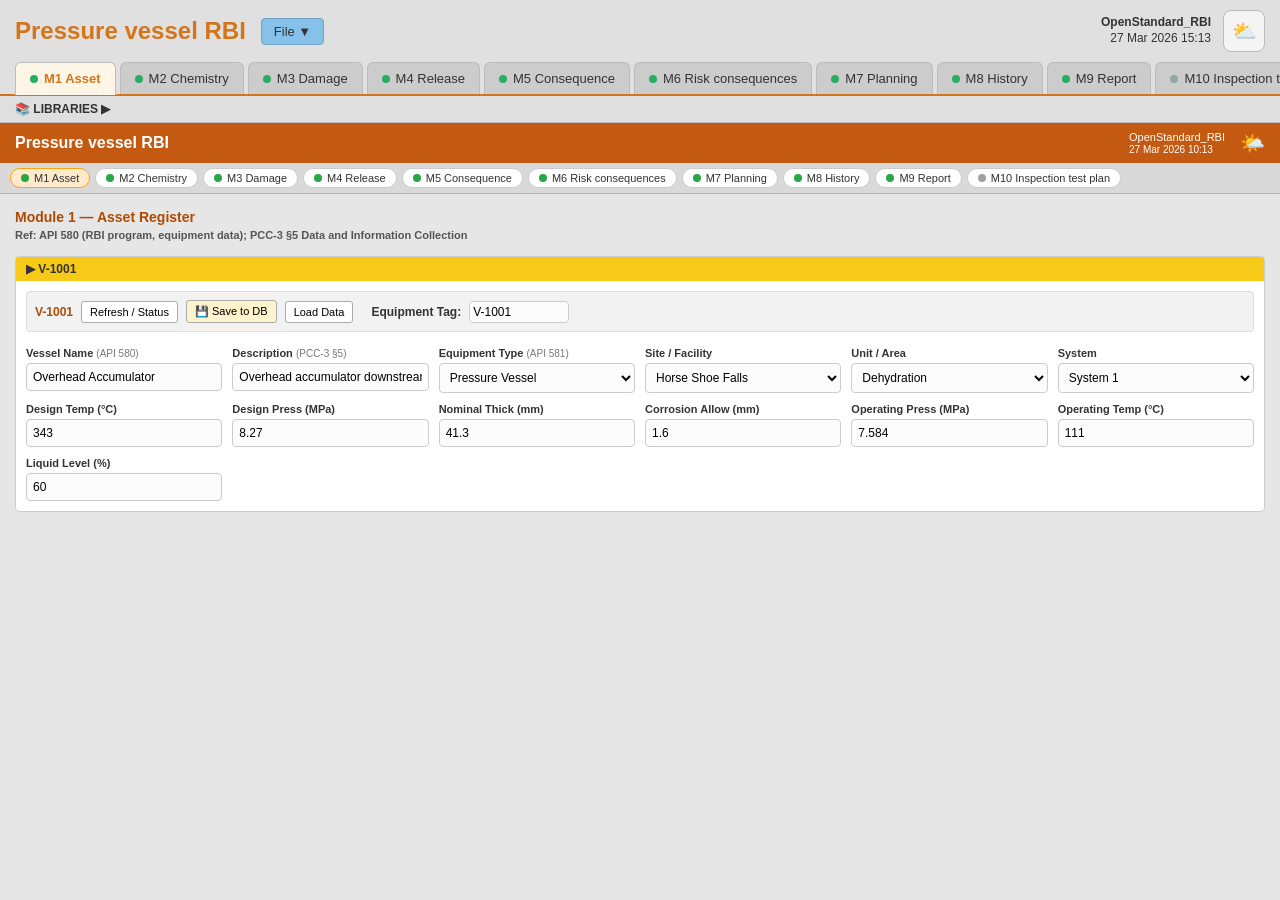
<file: index.html>
<!DOCTYPE html>
<html lang="en">
<head>
  <meta charset="UTF-8">
  <meta name="viewport" content="width=device-width, initial-scale=1.0">
  <title>RBI Navigation Bar</title>
  <style>
    /* Global canvas setup */
    * {
      box-sizing: border-box;
      margin: 0;
      padding: 0;
      font-family: 'Segoe UI', Tahoma, Geneva, Verdana, sans-serif;
    }

    body {
      background-color: #e0e0e0;
      padding-top: 10px;
      height: 100vh;
      display: flex;
      flex-direction: column;
    }

    /* 1. Brand Top Bar */
    .brand-bar {
      display: flex;
      justify-content: space-between;
      align-items: center;
      padding: 0 15px 10px 15px;
    }

    .brand-left {
      display: flex;
      align-items: center;
      gap: 15px;
    }

    .brand-title {
      color: #d47519;
      font-size: 24px;
      font-weight: bold;
    }

    .btn-file {
      background: #85c1e9;
      color: #333;
      border: 1px solid #70a1c5;
      border-radius: 4px;
      padding: 5px 12px;
      font-size: 13px;
      cursor: pointer;
    }

    .brand-right {
      display: flex;
      align-items: center;
      gap: 12px;
      font-size: 12px;
      color: #333;
    }

    .brand-right-text {
      text-align: right;
      line-height: 1.3;
    }

    .weather-box {
      background: #f4f4f4;
      border: 1px solid #bcbcbc;
      border-radius: 8px;
      width: 42px;
      height: 42px;
      display: flex;
      align-items: center;
      justify-content: center;
      font-size: 20px;
    }

    /* 2. Navigation Tab Container */
    .nav-tabs {
      display: flex;
      background-color: #e0e0e0;
      padding: 0 15px;
      gap: 4px;
      border-bottom: 2px solid #d47519;
    }

    .tab {
      display: flex;
      align-items: center;
      gap: 6px;
      padding: 8px 14px;
      background: #cccccc;
      border: 1px solid #bcbcbc;
      border-bottom: none;
      border-top-left-radius: 6px;
      border-top-right-radius: 6px;
      font-size: 13px;
      color: #333;
      cursor: pointer;
      white-space: nowrap;
      text-decoration: none;
    }

    .tab:hover {
      background: #dcdcdc;
    }

    .tab.active {
      background: #fdf6e7;
      color: #d47519;
      font-weight: bold;
      border-bottom: 1px solid #fdf6e7;
      margin-bottom: -1px;
      z-index: 2;
    }

    .dot {
      width: 8px;
      height: 8px;
      border-radius: 50%;
      display: inline-block;
    }

    .dot-green { background-color: #27ae60; }
    .dot-gray { background-color: #95a5a6; }

    /* 3. Sub-library Bar */
    .library-bar {
      background: #dfdfdf;
      padding: 6px 15px;
      font-size: 12px;
      font-weight: bold;
      color: #333;
      display: flex;
      align-items: center;
      gap: 5px;
      border-bottom: 1px solid #bcbcbc;
    }

    /* 4. Dashboard Viewport Container (Loaded internally) */
    .workspace-viewport {
      flex: 1;
      border: none;
      background: #fff;
    }
  </style>
</head>
<body>

  <div class="brand-bar">
    <div class="brand-left">
      <div class="brand-title">Pressure vessel RBI</div>
      <button class="btn-file">File ▼</button>
    </div>
    
    <div class="brand-right">
      <div class="brand-right-text">
        <span style="font-weight: bold;">OpenStandard_RBI</span><br>
        27 Mar 2026 15:13
      </div>
      <div class="weather-box">⛅</div>
    </div>
  </div>

  <div class="nav-tabs" id="nav-tabs">
    <a href="m1_asset.html" class="tab active">
      <span class="dot dot-green"></span> M1 Asset
    </a>
    
    <a href="m2_chemistry.html" class="tab">
      <span class="dot dot-green"></span> M2 Chemistry
    </a>
    
    <a href="m3_damage.html" class="tab">
      <span class="dot dot-green"></span> M3 Damage
    </a>
    
    <a href="m4_release.html" class="tab">
      <span class="dot dot-green"></span> M4 Release
    </a>
    
    <a href="module5_consequence.html" class="tab">
      <span class="dot dot-green"></span> M5 Consequence
    </a>
    
    <a href="module6_risk.html" class="tab">
      <span class="dot dot-green"></span> M6 Risk consequences
    </a>
    
    <a href="m7_planning.html" class="tab">
      <span class="dot dot-green"></span> M7 Planning
    </a>
    
    <a href="m8_history.html" class="tab">
      <span class="dot dot-green"></span> M8 History
    </a>
    
    <a href="m9_report.html" class="tab">
      <span class="dot dot-green"></span> M9 Report
    </a>
    
    <a href="m10_inspectiontestplan.html" class="tab">
      <span class="dot dot-gray"></span> M10 Inspection test plan
    </a>
  </div>

  <div class="library-bar">
    📚 LIBRARIES ▶
  </div>

  <iframe id="viewport" class="workspace-viewport" src="m1_asset.html"></iframe>

  <script src="index.js"></script>
</body>
</html>
</file>
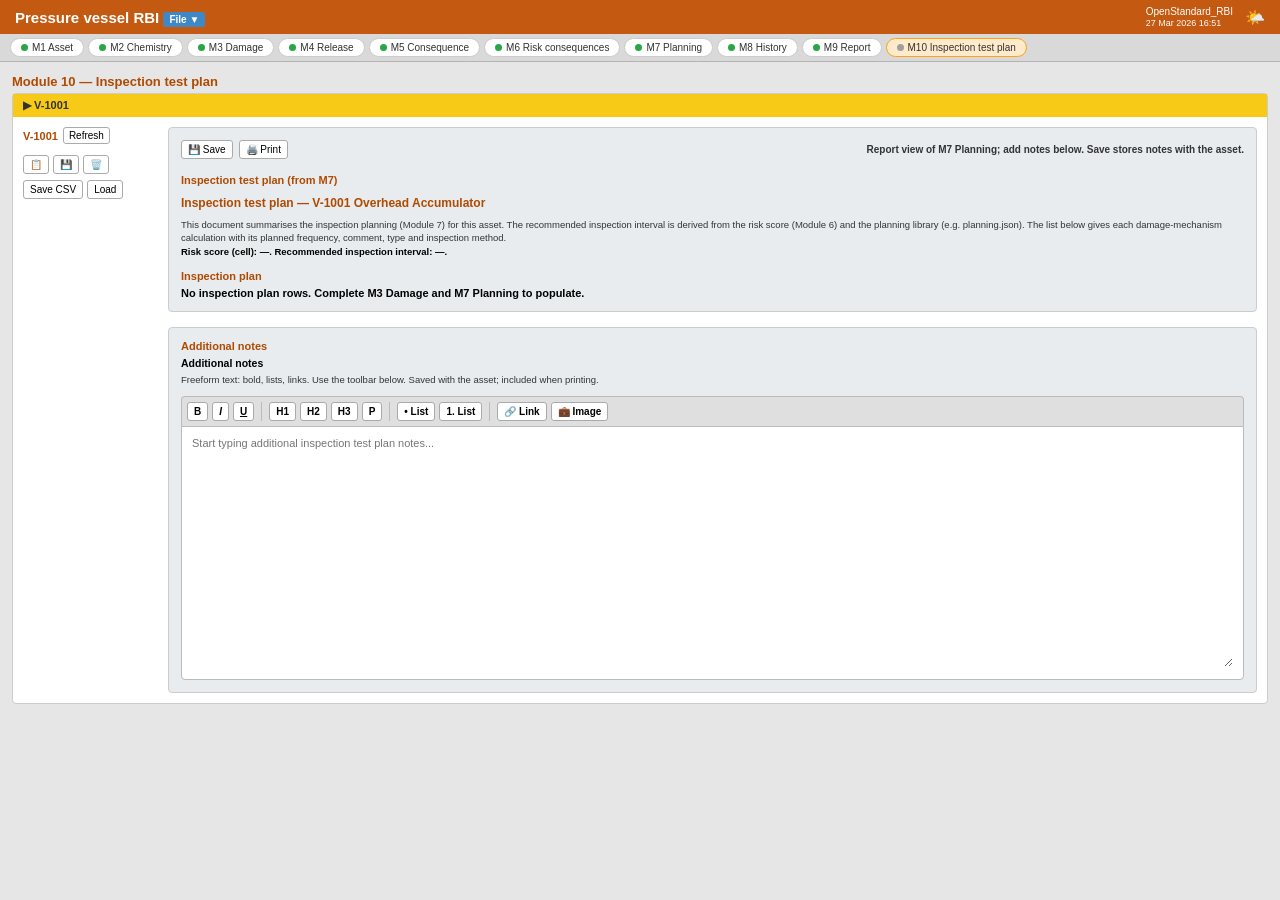
<file: m10_inspectiontestplan.html>
<!DOCTYPE html>
<html lang="en">
<head>
    <meta charset="UTF-8">
    <meta name="viewport" content="width=device-width, initial-scale=1.0">
    <title>Pressure Vessel RBI - Module 10 Inspection Test Plan</title>
    <style>
        * {
            box-sizing: border-box;
            font-family: 'Segoe UI', Tahoma, Geneva, Verdana, sans-serif;
            margin: 0;
            padding: 0;
        }

        body {
            background-color: #e6e6e6;
            color: #333;
            font-size: 11px;
        }

        /* Top Orange Banner */
        .top-banner {
            background-color: #c45a11;
            color: white;
            padding: 6px 15px;
            display: flex;
            justify-content: space-between;
            align-items: center;
        }

        .top-banner h1 {
            font-size: 15px;
            font-weight: bold;
        }

        .profile-section {
            display: flex;
            align-items: center;
            gap: 12px;
            font-size: 10px;
        }

        /* Navigation Tabs */
        .nav-tabs {
            background-color: #d9d9d9;
            padding: 4px 10px;
            display: flex;
            gap: 4px;
            border-bottom: 1px solid #b3b3b3;
            overflow-x: auto;
        }

        .tab {
            background-color: #fff;
            border: 1px solid #ccc;
            border-radius: 12px;
            padding: 3px 10px;
            font-size: 10px;
            display: flex;
            align-items: center;
            gap: 4px;
            cursor: pointer;
            white-space: nowrap;
        }

        .tab.active {
            background-color: #ffebcc;
            border-color: #fca311;
        }

        .status-dot {
            height: 7px;
            width: 7px;
            border-radius: 50%;
            display: inline-block;
        }

        .dot-green { background-color: #28a745; }
        .dot-gray { background-color: #a0a0a0; }

        /* Main Container */
        .container {
            padding: 12px;
        }

        .module-header {
            color: #b04a00;
            font-size: 13px;
            font-weight: bold;
            margin-bottom: 4px;
        }

        /* Yellow Collapsible Section */
        .accordion-item {
            border: 1px solid #ccc;
            background-color: #fff;
            margin-bottom: 15px;
            border-radius: 4px;
        }

        .accordion-header {
            background-color: #f7ca18;
            padding: 5px 10px;
            font-weight: bold;
            font-size: 11px;
            color: #333;
            display: flex;
            align-items: center;
            gap: 5px;
        }

        .accordion-content {
            padding: 10px;
            display: flex;
            gap: 15px;
        }

        /* Left Toolbar Sidebar */
        .sidebar-tools {
            display: flex;
            flex-direction: column;
            gap: 6px;
            width: 130px;
            min-width: 130px;
        }

        .tag-row {
            display: flex;
            align-items: center;
            gap: 5px;
            font-weight: bold;
            color: #b04a00;
            font-size: 11px;
            margin-bottom: 5px;
        }

        .btn-row {
            display: flex;
            gap: 4px;
        }

        button, .btn {
            background-color: #fff;
            border: 1px solid #aaa;
            padding: 3px 6px;
            font-size: 10px;
            cursor: pointer;
            border-radius: 3px;
        }

        button:hover {
            background-color: #f0f0f0;
        }

        /* Module Workspace (Right Panel) */
        .form-area {
            flex-grow: 1;
            display: flex;
            flex-direction: column;
            gap: 15px;
        }

        /* Sub-panels (Inspection and Additional Notes) */
        .workspace-card {
            background-color: #e9ecef;
            border: 1px solid #ccc;
            border-radius: 4px;
            padding: 12px;
        }

        .card-top-bar {
            display: flex;
            justify-content: space-between;
            align-items: center;
            margin-bottom: 15px;
        }

        .card-action-btns {
            display: flex;
            gap: 6px;
        }

        .prompt-text {
            font-size: 10px;
            font-weight: bold;
            color: #333;
            text-align: right;
        }

        .orange-title {
            color: #b04a00;
            font-weight: bold;
            font-size: 11px;
            margin-bottom: 10px;
        }

        .section-header {
            color: #b04a00;
            font-weight: bold;
            font-size: 12px;
            margin-bottom: 8px;
        }

        .fine-print {
            font-size: 9.5px;
            color: #333;
            line-height: 1.4;
            margin-bottom: 12px;
        }

        .bold-black {
            font-weight: bold;
            color: #000;
        }

        /* Rich Text Formatting Toolbar */
        .rich-toolbar {
            display: flex;
            flex-wrap: wrap;
            gap: 4px;
            background-color: #dfdfdf;
            padding: 5px;
            border: 1px solid #bbb;
            border-bottom: none;
            border-top-left-radius: 4px;
            border-top-right-radius: 4px;
        }

        .rich-btn {
            background-color: #fff;
            border: 1px solid #aaa;
            padding: 3px 6px;
            font-size: 10px;
            cursor: pointer;
            border-radius: 3px;
            font-weight: bold;
        }

        .rich-btn:hover {
            background-color: #f0f0f0;
        }

        .editor-workspace {
            border: 1px solid #bbb;
            border-bottom-left-radius: 4px;
            border-bottom-right-radius: 4px;
            background-color: #fff;
            min-height: 250px;
            padding: 10px;
        }

        .editor-box {
            width: 100%;
            height: 100%;
            min-height: 230px;
            border: none;
            background-color: #fff;
            resize: vertical;
            font-size: 11px;
            outline: none;
        }

        @media (max-width: 1024px) {
            .card-top-bar { flex-direction: column; align-items: flex-start; gap: 10px; }
            .prompt-text { text-align: left; }
        }

        @media (max-width: 768px) {
            .accordion-content { flex-direction: column; }
        }
    </style>
</head>
<body>

    <header class="top-banner">
        <h1>Pressure vessel RBI <span style="background-color: #3f88c5; padding: 2px 6px; font-size: 10px; border-radius: 3px;">File ▼</span></h1>
        <div class="profile-section">
            <div>OpenStandard_RBI <br> <span style="font-size: 9px;">27 Mar 2026 16:51</span></div>
            <div style="font-size: 16px;">🌤️</div>
        </div>
    </header>

    <nav class="nav-tabs">
        <div class="tab"><span class="status-dot dot-green"></span>M1 Asset</div>
        <div class="tab"><span class="status-dot dot-green"></span>M2 Chemistry</div>
        <div class="tab"><span class="status-dot dot-green"></span>M3 Damage</div>
        <div class="tab"><span class="status-dot dot-green"></span>M4 Release</div>
        <div class="tab"><span class="status-dot dot-green"></span>M5 Consequence</div>
        <div class="tab"><span class="status-dot dot-green"></span>M6 Risk consequences</div>
        <div class="tab"><span class="status-dot dot-green"></span>M7 Planning</div>
        <div class="tab"><span class="status-dot dot-green"></span>M8 History</div>
        <div class="tab"><span class="status-dot dot-green"></span>M9 Report</div>
        <div class="tab active"><span class="status-dot dot-gray"></span>M10 Inspection test plan</div>
    </nav>

    <div class="container">
        <h2 class="module-header">Module 10 — Inspection test plan</h2>

        <div class="accordion-item">
            <div class="accordion-header">
                ▶ V-1001
            </div>
            <div class="accordion-content">

                <div class="sidebar-tools">
                    <div class="tag-row">
                        <span>V-1001</span>
                        <button style="padding: 2px 5px;">Refresh</button>
                    </div>
                    <div class="btn-row">
                        <button>📋</button>
                        <button>💾</button>
                        <button>🗑️</button>
                    </div>
                    <div class="btn-row">
                        <button>Save CSV</button>
                        <button>Load</button>
                    </div>
                </div>

                <div class="form-area">

                    <div class="workspace-card">
                        <div class="card-top-bar">
                            <div class="card-action-btns">
                                <button>💾 Save</button>
                                <button>🖨️ Print</button>
                            </div>
                            <span class="prompt-text">Report view of M7 Planning; add notes below. Save stores notes with the asset.</span>
                        </div>

                        <div class="orange-title">Inspection test plan (from M7)</div>
                        <div class="section-header">Inspection test plan — V-1001 Overhead Accumulator</div>
                        
                        <div class="fine-print">
                            This document summarises the inspection planning (Module 7) for this asset. The recommended inspection interval is derived from the risk score (Module 6) and the planning library (e.g. planning.json). The list below gives each damage-mechanism calculation with its planned frequency, comment, type and inspection method.<br>
                            <span class="bold-black">Risk score (cell): —. Recommended inspection interval: —.</span>
                        </div>

                        <div class="orange-title" style="margin-bottom: 5px;">Inspection plan</div>
                        <div class="bold-black" style="font-size: 11px;">No inspection plan rows. Complete M3 Damage and M7 Planning to populate.</div>
                    </div>

                    <div class="workspace-card">
                        <div class="orange-title" style="margin-bottom: 5px;">Additional notes</div>
                        <div class="bold-black" style="font-size: 10.5px; margin-bottom: 4px;">Additional notes</div>
                        <div class="fine-print" style="margin-bottom: 10px;">Freeform text: bold, lists, links. Use the toolbar below. Saved with the asset; included when printing.</div>

                        <div class="rich-toolbar">
                            <button class="rich-btn">B</button>
                            <button class="rich-btn"><i>I</i></button>
                            <button class="rich-btn"><u>U</u></button>
                            <span style="border-right: 1px solid #bbb; margin: 0 3px;"></span>
                            <button class="rich-btn">H1</button>
                            <button class="rich-btn">H2</button>
                            <button class="rich-btn">H3</button>
                            <button class="rich-btn">P</button>
                            <span style="border-right: 1px solid #bbb; margin: 0 3px;"></span>
                            <button class="rich-btn">• List</button>
                            <button class="rich-btn">1. List</button>
                            <span style="border-right: 1px solid #bbb; margin: 0 3px;"></span>
                            <button class="rich-btn">🔗 Link</button>
                            <button class="rich-btn">💼 Image</button>
                        </div>

                        <div class="editor-workspace">
                            <textarea class="editor-box" placeholder="Start typing additional inspection test plan notes..."></textarea>
                        </div>
                    </div>

                </div>

            </div>
        </div>
    </div>

</body>
</html>
</file>
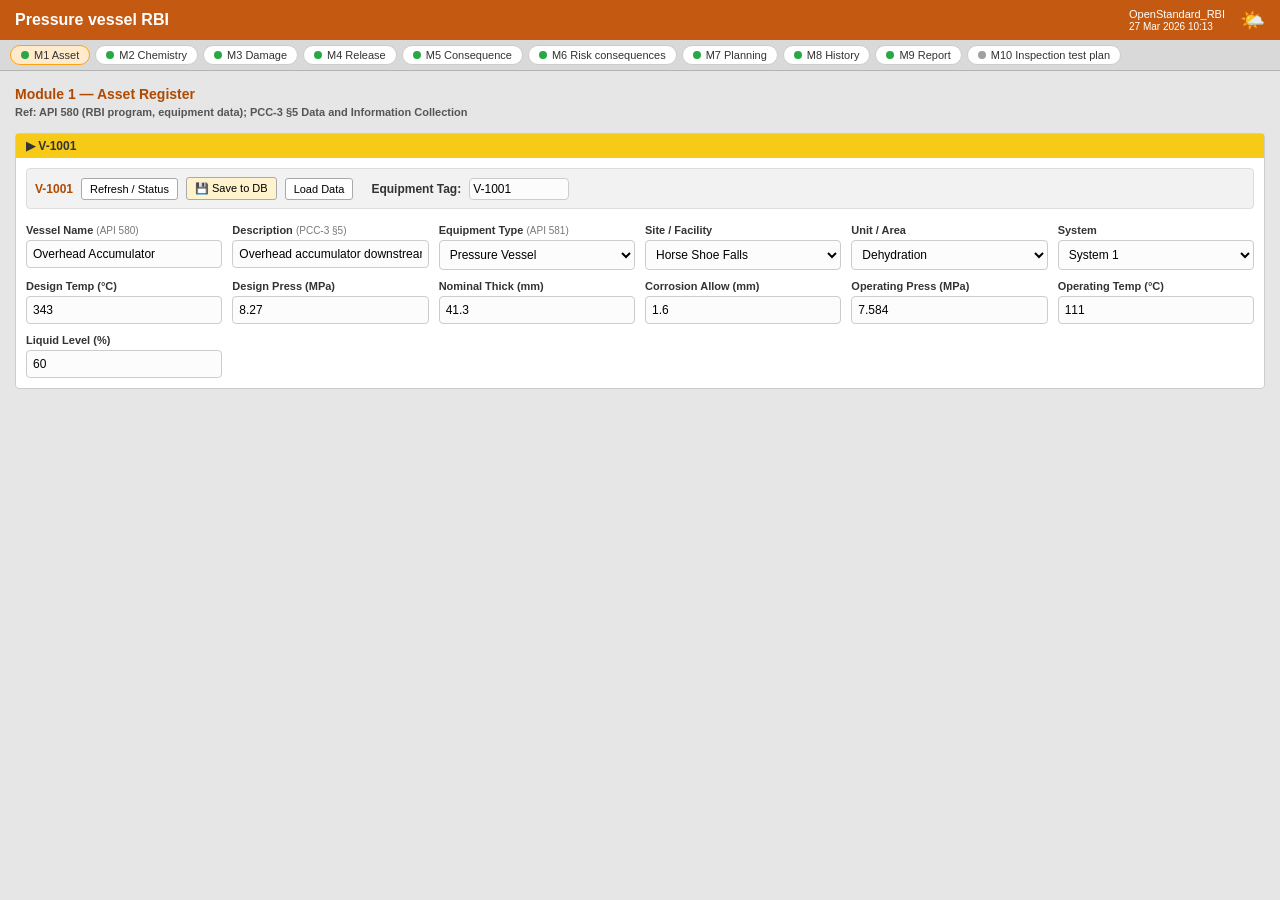
<file: m1_asset.html>
<!DOCTYPE html>
<html lang="en">
<head>
    <meta charset="UTF-8">
    <meta name="viewport" content="width=device-width, initial-scale=1.0">
    <title>Pressure Vessel RBI - Asset Register</title>
    <style>
        * {
            box-sizing: border-box;
            font-family: 'Segoe UI', Tahoma, Geneva, Verdana, sans-serif;
            margin: 0;
            padding: 0;
        }

        body {
            background-color: #e6e6e6;
            color: #333;
            font-size: 12px;
        }

        /* Top Orange Banner */
        .top-banner {
            background-color: #c45a11;
            color: white;
            padding: 8px 15px;
            display: flex;
            justify-content: space-between;
            align-items: center;
        }

        .top-banner h1 {
            font-size: 16px;
            font-weight: bold;
        }

        .profile-section {
            display: flex;
            align-items: center;
            gap: 15px;
            font-size: 11px;
        }

        /* Navigation Tabs */
        .nav-tabs {
            background-color: #d9d9d9;
            padding: 5px 10px;
            display: flex;
            gap: 5px;
            border-bottom: 1px solid #b3b3b3;
            overflow-x: auto;
        }

        .tab {
            background-color: #fff;
            border: 1px solid #ccc;
            border-radius: 12px;
            padding: 3px 10px;
            font-size: 11px;
            display: flex;
            align-items: center;
            gap: 5px;
            cursor: pointer;
            white-space: nowrap;
        }

        .tab.active {
            background-color: #ffebcc;
            border-color: #fca311;
        }

        .status-dot {
            height: 8px;
            width: 8px;
            border-radius: 50%;
            display: inline-block;
        }

        .dot-green { background-color: #28a745; }
        .dot-gray { background-color: #a0a0a0; }

        /* Main Content Area */
        .container {
            padding: 15px;
        }

        .module-header {
            color: #b04a00;
            font-size: 14px;
            font-weight: bold;
            margin-bottom: 4px;
        }

        .reference-text {
            font-size: 11px;
            color: #555;
            margin-bottom: 15px;
            font-weight: bold;
        }

        /* Yellow Collapsible Section */
        .accordion-item {
            border: 1px solid #ccc;
            background-color: #fff;
            margin-bottom: 15px;
            border-radius: 4px;
        }

        .accordion-header {
            background-color: #f7ca18;
            padding: 5px 10px;
            font-weight: bold;
            font-size: 12px;
            color: #333;
            display: flex;
            align-items: center;
            gap: 5px;
        }

        .accordion-content {
            padding: 10px;
        }

        /* Toolbar within Accordion */
        .toolbar {
            display: flex;
            align-items: center;
            gap: 8px;
            background-color: #f2f2f2;
            padding: 8px;
            border: 1px solid #ddd;
            border-radius: 4px;
            margin-bottom: 15px;
        }

        button, .btn {
            background-color: #fff;
            border: 1px solid #aaa;
            padding: 4px 8px;
            font-size: 11px;
            cursor: pointer;
            border-radius: 3px;
        }

        button:hover {
            background-color: #f0f0f0;
        }

        /* Form Grid Layout */
        .form-grid {
            display: grid;
            grid-template-columns: repeat(6, 1fr);
            gap: 10px;
        }

        .form-group {
            display: flex;
            flex-direction: column;
        }

        .form-group label {
            font-size: 11px;
            font-weight: bold;
            margin-bottom: 4px;
            color: #333;
        }

        .form-group label span {
            font-size: 10px;
            color: #777;
            font-weight: normal;
        }

        input, select {
            padding: 6px;
            border: 1px solid #ccc;
            border-radius: 4px;
            background-color: #fcfcfc;
            font-size: 12px;
        }

        input:focus, select:focus {
            outline: none;
            border-color: #c45a11;
        }

        .span-2 { grid-column: span 2; }

        @media (max-width: 1200px) {
            .form-grid { grid-template-columns: repeat(3, 1fr); }
        }

        @media (max-width: 768px) {
            .form-grid { grid-template-columns: repeat(1, 1fr); }
        }
    </style>
</head>
<body>

    <header class="top-banner">
        <h1>Pressure vessel RBI</h1>
        <div class="profile-section">
            <div>OpenStandard_RBI <br> <span style="font-size: 10px;">27 Mar 2026 10:13</span></div>
            <div style="font-size: 20px;">🌤️</div>
        </div>
    </header>

    <nav class="nav-tabs">
        <div class="tab active"><span class="status-dot dot-green"></span>M1 Asset</div>
        <div class="tab"><span class="status-dot dot-green"></span>M2 Chemistry</div>
        <div class="tab"><span class="status-dot dot-green"></span>M3 Damage</div>
        <div class="tab"><span class="status-dot dot-green"></span>M4 Release</div>
        <div class="tab"><span class="status-dot dot-green"></span>M5 Consequence</div>
        <div class="tab"><span class="status-dot dot-green"></span>M6 Risk consequences</div>
        <div class="tab"><span class="status-dot dot-green"></span>M7 Planning</div>
        <div class="tab"><span class="status-dot dot-green"></span>M8 History</div>
        <div class="tab"><span class="status-dot dot-green"></span>M9 Report</div>
        <div class="tab"><span class="status-dot dot-gray"></span>M10 Inspection test plan</div>
    </nav>

    <div class="container">
        <h2 class="module-header">Module 1 — Asset Register</h2>
        <p class="reference-text">Ref: API 580 (RBI program, equipment data); PCC-3 §5 Data and Information Collection</p>

        <div class="accordion-item">
            <div class="accordion-header">▶ V-1001</div>
            <div class="accordion-content">
                
                <div class="toolbar">
                    <span style="color: #b04a00; font-weight: bold;">V-1001</span>
                    <button onclick="checkConnection()">Refresh / Status</button>
                    <button id="saveBtn" style="background-color: #fff3cd;">💾 Save to DB</button>
                    <button id="loadBtn">Load Data</button>
                    <span style="margin-left: 10px; font-weight: bold;">Equipment Tag:</span>
                    <input type="text" id="tag" value="V-1001" style="width: 100px; padding: 3px;">
                </div>

                <div class="form-grid">
                    <div class="form-group">
                        <label>Vessel Name <span>(API 580)</span></label>
                        <input type="text" id="vessel_name" value="Overhead Accumulator">
                    </div>

                    <div class="form-group">
                        <label>Description <span>(PCC-3 §5)</span></label>
                        <input type="text" id="description" value="Overhead accumulator downstream of ai">
                    </div>

                    <div class="form-group">
                        <label>Equipment Type <span>(API 581)</span></label>
                        <select id="equipment_type">
                            <option value="Pressure Vessel">Pressure Vessel</option>
                            <option value="Heat Exchanger">Heat Exchanger</option>
                            <option value="Piping">Piping</option>
                        </select>
                    </div>

                    <div class="form-group">
                        <label>Site / Facility</label>
                        <select id="site">
                            <option value="Horse Shoe Falls">Horse Shoe Falls</option>
                        </select>
                    </div>

                    <div class="form-group">
                        <label>Unit / Area</label>
                        <select id="unit">
                            <option value="Dehydration">Dehydration</option>
                        </select>
                    </div>

                    <div class="form-group">
                        <label>System</label>
                        <select id="system">
                            <option value="System 1">System 1</option>
                        </select>
                    </div>

                    <div class="form-group">
                        <label>Design Temp (°C)</label>
                        <input type="number" id="design_temp" value="343">
                    </div>

                    <div class="form-group">
                        <label>Design Press (MPa)</label>
                        <input type="number" id="design_press" step="0.01" value="8.27">
                    </div>

                    <div class="form-group">
                        <label>Nominal Thick (mm)</label>
                        <input type="number" id="nominal_thick" step="0.1" value="41.3">
                    </div>

                    <div class="form-group">
                        <label>Corrosion Allow (mm)</label>
                        <input type="number" id="corrosion_allow" step="0.1" value="1.6">
                    </div>

                    <div class="form-group">
                        <label>Operating Press (MPa)</label>
                        <input type="number" id="operating_press" step="0.001" value="7.584">
                    </div>

                    <div class="form-group">
                        <label>Operating Temp (°C)</label>
                        <input type="number" id="operating_temp" value="111">
                    </div>

                    <div class="form-group">
                        <label>Liquid Level (%)</label>
                        <input type="number" id="liquid_level" value="60">
                    </div>
                </div>
            </div>
        </div>
    </div>

    <script>
        // REPLACE WITH YOUR PUBLIC CODESPACE URL
        const API_URL = "https://cuddly-spoon-q7wxjqjr6r4w2v9j-8000.app.github.dev";

        // Connection Test
        async function checkConnection() {
            try {
                const response = await fetch(`${API_URL}/`);
                const data = await response.json();
                alert("Connected to Backend: " + data.message);
            } catch (err) {
                alert("Connection Failed! Ensure port 8000 is PUBLIC in Codespaces.");
            }
        }

        // SAVE DATA TO BACKEND
        document.getElementById('saveBtn').onclick = async () => {
            const assetData = {
                tag: document.getElementById('tag').value,
                vessel_name: document.getElementById('vessel_name').value,
                description: document.getElementById('description').value,
                equipment_type: document.getElementById('equipment_type').value,
                site: document.getElementById('site').value,
                unit: document.getElementById('unit').value,
                system: document.getElementById('system').value,
                design_temp: parseFloat(document.getElementById('design_temp').value),
                design_press: parseFloat(document.getElementById('design_press').value),
                nominal_thick: parseFloat(document.getElementById('nominal_thick').value),
                corrosion_allow: parseFloat(document.getElementById('corrosion_allow').value),
                operating_press: parseFloat(document.getElementById('operating_press').value),
                operating_temp: parseFloat(document.getElementById('operating_temp').value),
                liquid_level: parseFloat(document.getElementById('liquid_level').value)
            };

            try {
                const response = await fetch(`${API_URL}/assets/`, {
                    method: 'POST',
                    headers: { 'Content-Type': 'application/json' },
                    body: JSON.stringify(assetData)
                });

                if (response.ok) {
                    alert("✅ Asset data saved to Supabase!");
                } else {
                    const errorData = await response.json();
                    alert("❌ Server Error: " + JSON.stringify(errorData.detail));
                }
            } catch (err) {
                alert("❌ Network Error: Could not reach backend.");
            }
        };

        // LOAD DATA FROM BACKEND
        document.getElementById('loadBtn').onclick = async () => {
            const tag = document.getElementById('tag').value;
            try {
                const response = await fetch(`${API_URL}/test-db`);
                const result = await response.json();
                if (result.status === "connected") {
                    console.log("Retrieved Data:", result.data);
                    alert("Data for latest asset retrieved successfully! (Check Console for details)");
                }
            } catch (err) {
                alert("Failed to load data.");
            }
        };
    </script>
</body>
</html>
</file>
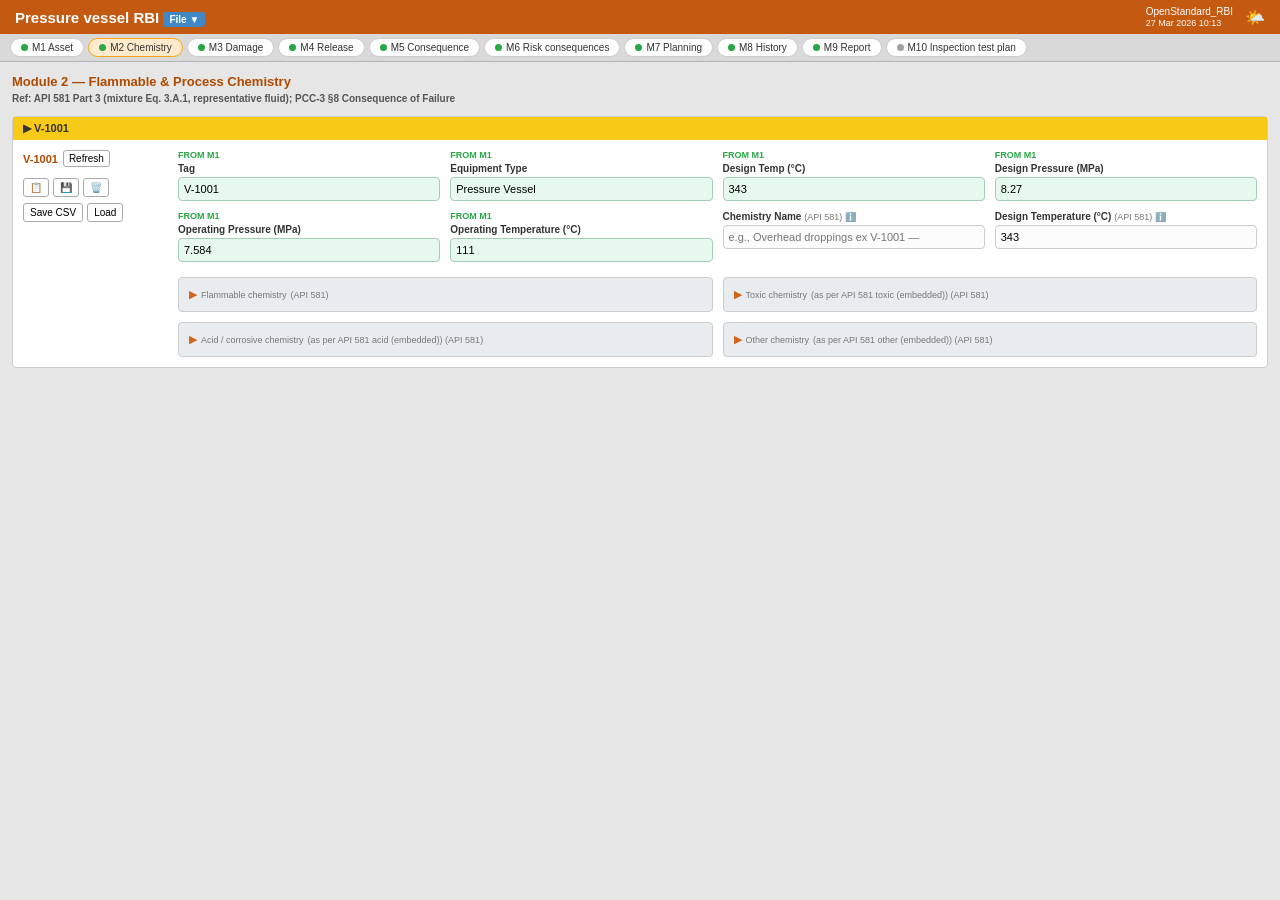
<file: m2_chemistry.html>
<!DOCTYPE html>
<html lang="en">
<head>
    <meta charset="UTF-8">
    <meta name="viewport" content="width=device-width, initial-scale=1.0">
    <title>Pressure Vessel RBI - Module 2</title>
    <style>
        * {
            box-sizing: border-box;
            font-family: 'Segoe UI', Tahoma, Geneva, Verdana, sans-serif;
            margin: 0;
            padding: 0;
        }

        body {
            background-color: #e6e6e6;
            color: #333;
            font-size: 11px;
        }

        /* Top Orange Banner */
        .top-banner {
            background-color: #c45a11;
            color: white;
            padding: 6px 15px;
            display: flex;
            justify-content: space-between;
            align-items: center;
        }

        .top-banner h1 {
            font-size: 15px;
            font-weight: bold;
        }

        .profile-section {
            display: flex;
            align-items: center;
            gap: 12px;
            font-size: 10px;
        }

        /* Navigation Tabs */
        .nav-tabs {
            background-color: #d9d9d9;
            padding: 4px 10px;
            display: flex;
            gap: 4px;
            border-bottom: 1px solid #b3b3b3;
            overflow-x: auto;
        }

        .tab {
            background-color: #fff;
            border: 1px solid #ccc;
            border-radius: 12px;
            padding: 3px 10px;
            font-size: 10px;
            display: flex;
            align-items: center;
            gap: 4px;
            cursor: pointer;
            white-space: nowrap;
        }

        .tab.active {
            background-color: #ffebcc;
            border-color: #fca311;
        }

        .status-dot {
            height: 7px;
            width: 7px;
            border-radius: 50%;
            display: inline-block;
        }

        .dot-green { background-color: #28a745; }
        .dot-gray { background-color: #a0a0a0; }

        /* Main Container */
        .container {
            padding: 12px;
        }

        .module-header {
            color: #b04a00;
            font-size: 13px;
            font-weight: bold;
            margin-bottom: 4px;
        }

        .reference-text {
            font-size: 10px;
            color: #555;
            margin-bottom: 12px;
            font-weight: bold;
        }

        /* Yellow Collapsible Section */
        .accordion-item {
            border: 1px solid #ccc;
            background-color: #fff;
            margin-bottom: 15px;
            border-radius: 4px;
        }

        .accordion-header {
            background-color: #f7ca18;
            padding: 5px 10px;
            font-weight: bold;
            font-size: 11px;
            color: #333;
            display: flex;
            align-items: center;
            gap: 5px;
        }

        .accordion-content {
            padding: 10px;
            display: flex;
            gap: 15px;
        }

        /* Sidebar within Accordion content */
        .sidebar-tools {
            display: flex;
            flex-direction: column;
            gap: 6px;
            width: 140px;
            min-width: 140px;
        }

        .tag-row {
            display: flex;
            align-items: center;
            gap: 5px;
            font-weight: bold;
            color: #b04a00;
            font-size: 11px;
            margin-bottom: 5px;
        }

        .btn-row {
            display: flex;
            gap: 4px;
        }

        button, .btn {
            background-color: #fff;
            border: 1px solid #aaa;
            padding: 3px 6px;
            font-size: 10px;
            cursor: pointer;
            border-radius: 3px;
        }

        button:hover {
            background-color: #f0f0f0;
        }

        /* Main Form Area containing top read-only row and bottom chemistry blocks */
        .form-area {
            flex-grow: 1;
        }

        /* Top Row Grid (Green pull-data) */
        .top-grid {
            display: grid;
            grid-template-columns: repeat(6, 1fr) 2fr 1fr;
            gap: 10px;
            margin-bottom: 15px;
        }

        /* Bottom Row Grid (Chemistry Blocks) */
        .chemistry-grid {
            display: grid;
            grid-template-columns: repeat(4, 1fr);
            gap: 10px;
        }

        .form-group {
            display: flex;
            flex-direction: column;
        }

        .form-group label {
            font-size: 10px;
            font-weight: bold;
            margin-bottom: 3px;
            color: #333;
        }

        .form-group label span {
            font-size: 9px;
            color: #777;
            font-weight: normal;
        }

        .lbl-source {
            color: #28a745 !important;
            font-size: 9px !important;
        }

        input, select {
            padding: 5px;
            border: 1px solid #ccc;
            border-radius: 4px;
            background-color: #fcfcfc;
            font-size: 11px;
        }

        input.readonly-green {
            background-color: #e6f9ec;
            border: 1px solid #a3cfb6;
        }

        /* Chemistry Block Styling */
        .chem-block {
            background-color: #e9ecef;
            border: 1px solid #ccc;
            border-radius: 4px;
            padding: 10px;
            font-size: 11px;
            display: flex;
            align-items: center;
            gap: 4px;
            font-weight: bold;
            color: #444;
            height: fit-content;
        }

        .chem-block span {
            font-size: 9px;
            font-weight: normal;
            color: #777;
        }

        .chem-orange {
            color: #d06519;
        }

        @media (max-width: 1300px) {
            .top-grid { grid-template-columns: repeat(4, 1fr); }
            .chemistry-grid { grid-template-columns: repeat(2, 1fr); }
        }

        @media (max-width: 768px) {
            .accordion-content { flex-direction: column; }
            .top-grid { grid-template-columns: repeat(1, 1fr); }
            .chemistry-grid { grid-template-columns: 1fr; }
        }
    </style>
</head>
<body>

    <header class="top-banner">
        <h1>Pressure vessel RBI <span style="background-color: #3f88c5; padding: 2px 6px; font-size: 10px; border-radius: 3px;">File ▼</span></h1>
        <div class="profile-section">
            <div>OpenStandard_RBI <br> <span style="font-size: 9px;">27 Mar 2026 10:13</span></div>
            <div style="font-size: 16px;">🌤️</div>
        </div>
    </header>

    <nav class="nav-tabs">
        <div class="tab"><span class="status-dot dot-green"></span>M1 Asset</div>
        <div class="tab active"><span class="status-dot dot-green"></span>M2 Chemistry</div>
        <div class="tab"><span class="status-dot dot-green"></span>M3 Damage</div>
        <div class="tab"><span class="status-dot dot-green"></span>M4 Release</div>
        <div class="tab"><span class="status-dot dot-green"></span>M5 Consequence</div>
        <div class="tab"><span class="status-dot dot-green"></span>M6 Risk consequences</div>
        <div class="tab"><span class="status-dot dot-green"></span>M7 Planning</div>
        <div class="tab"><span class="status-dot dot-green"></span>M8 History</div>
        <div class="tab"><span class="status-dot dot-green"></span>M9 Report</div>
        <div class="tab"><span class="status-dot dot-gray"></span>M10 Inspection test plan</div>
    </nav>

    <div class="container">
        <h2 class="module-header">Module 2 — Flammable & Process Chemistry</h2>
        <p class="reference-text">Ref: API 581 Part 3 (mixture Eq. 3.A.1, representative fluid); PCC-3 §8 Consequence of Failure</p>

        <div class="accordion-item">
            <div class="accordion-header">
                ▶ V-1001
            </div>
            <div class="accordion-content">
                
                <div class="sidebar-tools">
                    <div class="tag-row">
                        <span>V-1001</span>
                        <button style="padding: 2px 5px;">Refresh</button>
                    </div>
                    <div class="btn-row">
                        <button>📋</button>
                        <button>💾</button>
                        <button>🗑️</button>
                    </div>
                    <div class="btn-row">
                        <button>Save CSV</button>
                        <button>Load</button>
                    </div>
                </div>

                <div class="form-area">
                    
                    <div class="top-grid">
                        <div class="form-group">
                            <label class="lbl-source">FROM M1</label>
                            <label>Tag</label>
                            <input type="text" class="readonly-green" value="V-1001" readonly>
                        </div>
                        <div class="form-group">
                            <label class="lbl-source">FROM M1</label>
                            <label>Equipment Type</label>
                            <input type="text" class="readonly-green" value="Pressure Vessel" readonly>
                        </div>
                        <div class="form-group">
                            <label class="lbl-source">FROM M1</label>
                            <label>Design Temp (°C)</label>
                            <input type="text" class="readonly-green" value="343" readonly>
                        </div>
                        <div class="form-group">
                            <label class="lbl-source">FROM M1</label>
                            <label>Design Pressure (MPa)</label>
                            <input type="text" class="readonly-green" value="8.27" readonly>
                        </div>
                        <div class="form-group">
                            <label class="lbl-source">FROM M1</label>
                            <label>Operating Pressure (MPa)</label>
                            <input type="text" class="readonly-green" value="7.584" readonly>
                        </div>
                        <div class="form-group">
                            <label class="lbl-source">FROM M1</label>
                            <label>Operating Temperature (°C)</label>
                            <input type="text" class="readonly-green" value="111" readonly>
                        </div>
                        <div class="form-group">
                            <label>Chemistry Name <span>(API 581)</span> <span style="color: #c45a11;">ℹ️</span></label>
                            <input type="text" placeholder="e.g., Overhead droppings ex V-1001 —">
                        </div>
                        <div class="form-group">
                            <label>Design Temperature (°C) <span>(API 581)</span> <span style="color: #c45a11;">ℹ️</span></label>
                            <input type="text" value="343">
                        </div>
                    </div>

                    <div class="chemistry-grid">
                        <div class="chem-block">
                            <span style="color:#d06519; font-size: 11px;">▶</span> 
                            <span class="chem-orange">Flammable chemistry</span> <span>(API 581)</span>
                        </div>

                        <div class="chem-block">
                            <span style="color:#d06519; font-size: 11px;">▶</span> 
                            <span class="chem-orange">Toxic chemistry</span> <span>(as per API 581 toxic (embedded)) (API 581)</span>
                        </div>

                        <div class="chem-block">
                            <span style="color:#d06519; font-size: 11px;">▶</span> 
                            <span class="chem-orange">Acid / corrosive chemistry</span> <span>(as per API 581 acid (embedded)) (API 581)</span>
                        </div>

                        <div class="chem-block">
                            <span style="color:#d06519; font-size: 11px;">▶</span> 
                            <span class="chem-orange">Other chemistry</span> <span>(as per API 581 other (embedded)) (API 581)</span>
                        </div>
                    </div>

                </div>
            </div>
        </div>
    </div>

</body>
</html>
</file>
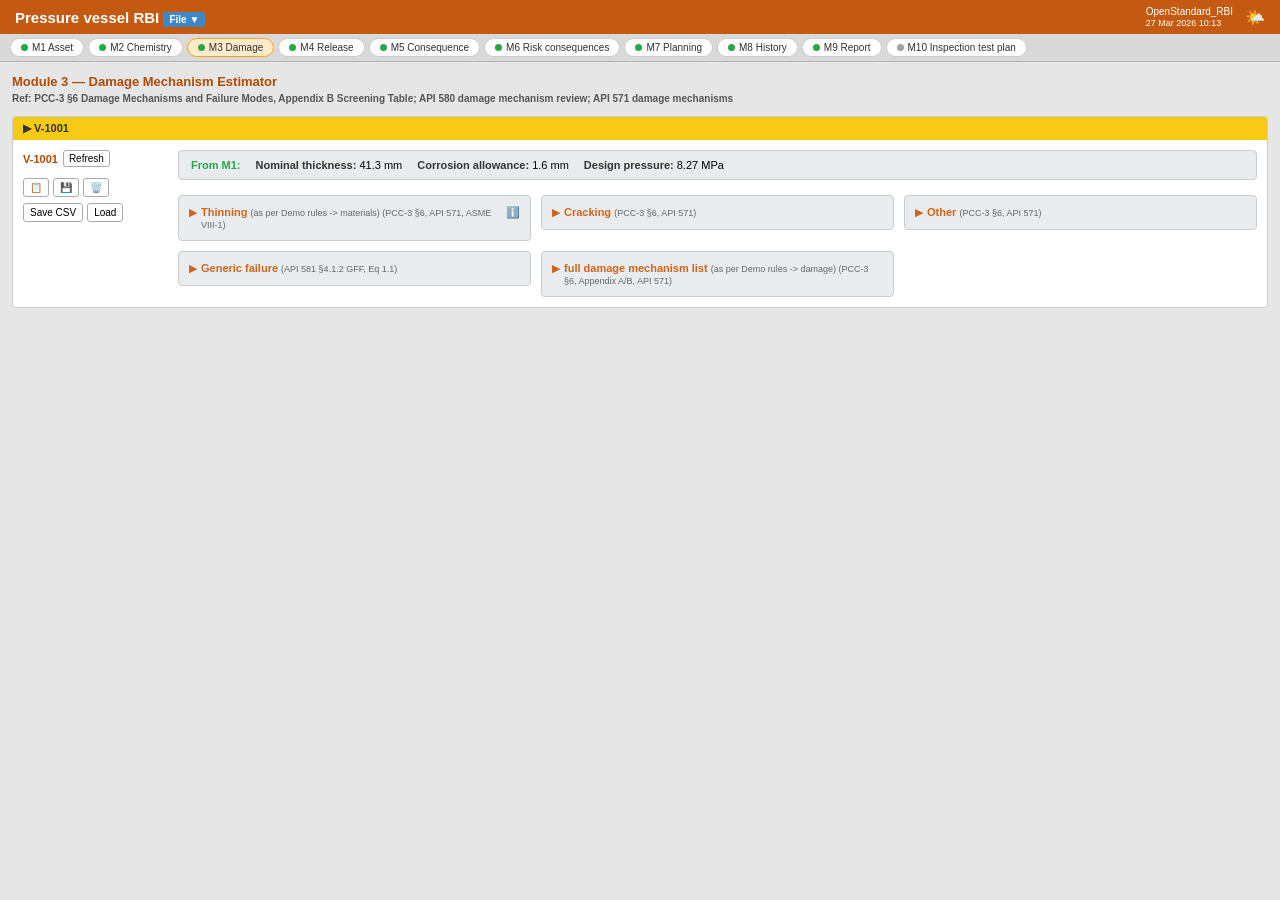
<file: m3_damage.html>
<!DOCTYPE html>
<html lang="en">
<head>
    <meta charset="UTF-8">
    <meta name="viewport" content="width=device-width, initial-scale=1.0">
    <title>Pressure Vessel RBI - Module 3</title>
    <style>
        * {
            box-sizing: border-box;
            font-family: 'Segoe UI', Tahoma, Geneva, Verdana, sans-serif;
            margin: 0;
            padding: 0;
        }

        body {
            background-color: #e6e6e6;
            color: #333;
            font-size: 11px;
        }

        /* Top Orange Banner */
        .top-banner {
            background-color: #c45a11;
            color: white;
            padding: 6px 15px;
            display: flex;
            justify-content: space-between;
            align-items: center;
        }

        .top-banner h1 {
            font-size: 15px;
            font-weight: bold;
        }

        .profile-section {
            display: flex;
            align-items: center;
            gap: 12px;
            font-size: 10px;
        }

        /* Navigation Tabs */
        .nav-tabs {
            background-color: #d9d9d9;
            padding: 4px 10px;
            display: flex;
            gap: 4px;
            border-bottom: 1px solid #b3b3b3;
            overflow-x: auto;
        }

        .tab {
            background-color: #fff;
            border: 1px solid #ccc;
            border-radius: 12px;
            padding: 3px 10px;
            font-size: 10px;
            display: flex;
            align-items: center;
            gap: 4px;
            cursor: pointer;
            white-space: nowrap;
        }

        .tab.active {
            background-color: #ffebcc;
            border-color: #fca311;
        }

        .status-dot {
            height: 7px;
            width: 7px;
            border-radius: 50%;
            display: inline-block;
        }

        .dot-green { background-color: #28a745; }
        .dot-gray { background-color: #a0a0a0; }

        /* Main Container */
        .container {
            padding: 12px;
        }

        .module-header {
            color: #b04a00;
            font-size: 13px;
            font-weight: bold;
            margin-bottom: 4px;
        }

        .reference-text {
            font-size: 10px;
            color: #555;
            margin-bottom: 12px;
            font-weight: bold;
        }

        /* Yellow Collapsible Section */
        .accordion-item {
            border: 1px solid #ccc;
            background-color: #fff;
            margin-bottom: 15px;
            border-radius: 4px;
        }

        .accordion-header {
            background-color: #f7ca18;
            padding: 5px 10px;
            font-weight: bold;
            font-size: 11px;
            color: #333;
            display: flex;
            align-items: center;
            gap: 5px;
        }

        .accordion-content {
            padding: 10px;
            display: flex;
            gap: 15px;
        }

        /* Left Toolbar Sidebar */
        .sidebar-tools {
            display: flex;
            flex-direction: column;
            gap: 6px;
            width: 140px;
            min-width: 140px;
        }

        .tag-row {
            display: flex;
            align-items: center;
            gap: 5px;
            font-weight: bold;
            color: #b04a00;
            font-size: 11px;
            margin-bottom: 5px;
        }

        .btn-row {
            display: flex;
            gap: 4px;
        }

        button, .btn {
            background-color: #fff;
            border: 1px solid #aaa;
            padding: 3px 6px;
            font-size: 10px;
            cursor: pointer;
            border-radius: 3px;
        }

        button:hover {
            background-color: #f0f0f0;
        }

        /* Main Form Area */
        .form-area {
            flex-grow: 1;
        }

        /* Top Read-Only Banner Strip for M1 values */
        .top-m1-strip {
            background-color: #e9ecef;
            border: 1px solid #ccc;
            border-radius: 4px;
            padding: 8px 12px;
            font-size: 11px;
            margin-bottom: 15px;
            display: flex;
            gap: 15px;
            align-items: center;
        }

        .m1-lbl {
            font-weight: bold;
            color: #333;
        }

        .m1-lbl span {
            font-weight: normal;
            color: #000;
        }

        /* Bottom Damage Grid */
        .damage-grid {
            display: grid;
            grid-template-columns: repeat(5, 1fr);
            gap: 10px;
        }

        /* Damage Feature Block */
        .damage-block {
            background-color: #e9ecef;
            border: 1px solid #ccc;
            border-radius: 4px;
            padding: 10px;
            font-size: 11px;
            display: flex;
            align-items: flex-start;
            gap: 4px;
            height: fit-content;
            cursor: pointer;
        }

        .damage-block:hover {
            background-color: #e2e6ea;
        }

        .arrow-icon {
            color: #d06519;
            font-size: 11px;
        }

        .damage-content {
            display: flex;
            flex-direction: column;
            justify-content: center;
            height: 100%;
        }

        .damage-title {
            color: #d06519;
            font-weight: bold;
            font-size: 11px;
        }

        .damage-desc {
            font-size: 9px;
            color: #666;
            margin-top: 3px;
            line-height: 1.3;
        }

        @media (max-width: 1300px) {
            .damage-grid { grid-template-columns: repeat(3, 1fr); }
        }

        @media (max-width: 768px) {
            .accordion-content { flex-direction: column; }
            .damage-grid { grid-template-columns: 1fr; }
            .top-m1-strip { flex-direction: column; align-items: flex-start; gap: 5px; }
        }
    </style>
</head>
<body>

    <header class="top-banner">
        <h1>Pressure vessel RBI <span style="background-color: #3f88c5; padding: 2px 6px; font-size: 10px; border-radius: 3px;">File ▼</span></h1>
        <div class="profile-section">
            <div>OpenStandard_RBI <br> <span style="font-size: 9px;">27 Mar 2026 10:13</span></div>
            <div style="font-size: 16px;">🌤️</div>
        </div>
    </header>

    <nav class="nav-tabs">
        <div class="tab"><span class="status-dot dot-green"></span>M1 Asset</div>
        <div class="tab"><span class="status-dot dot-green"></span>M2 Chemistry</div>
        <div class="tab active"><span class="status-dot dot-green"></span>M3 Damage</div>
        <div class="tab"><span class="status-dot dot-green"></span>M4 Release</div>
        <div class="tab"><span class="status-dot dot-green"></span>M5 Consequence</div>
        <div class="tab"><span class="status-dot dot-green"></span>M6 Risk consequences</div>
        <div class="tab"><span class="status-dot dot-green"></span>M7 Planning</div>
        <div class="tab"><span class="status-dot dot-green"></span>M8 History</div>
        <div class="tab"><span class="status-dot dot-green"></span>M9 Report</div>
        <div class="tab"><span class="status-dot dot-gray"></span>M10 Inspection test plan</div>
    </nav>

    <div class="container">
        <h2 class="module-header">Module 3 — Damage Mechanism Estimator</h2>
        <p class="reference-text">Ref: PCC-3 §6 Damage Mechanisms and Failure Modes, Appendix B Screening Table; API 580 damage mechanism review; API 571 damage mechanisms</p>

        <div class="accordion-item">
            <div class="accordion-header">
                ▶ V-1001
            </div>
            <div class="accordion-content">
                
                <div class="sidebar-tools">
                    <div class="tag-row">
                        <span>V-1001</span>
                        <button style="padding: 2px 5px;">Refresh</button>
                    </div>
                    <div class="btn-row">
                        <button>📋</button>
                        <button>💾</button>
                        <button>🗑️</button>
                    </div>
                    <div class="btn-row">
                        <button>Save CSV</button>
                        <button>Load</button>
                    </div>
                </div>

                <div class="form-area">
                    
                    <div class="top-m1-strip">
                        <span class="m1-lbl" style="color:#28a745;">From M1:</span>
                        <span class="m1-lbl">Nominal thickness: <span>41.3 mm</span></span>
                        <span class="m1-lbl">Corrosion allowance: <span>1.6 mm</span></span>
                        <span class="m1-lbl">Design pressure: <span>8.27 MPa</span></span>
                    </div>

                    <div class="damage-grid">
                        
                        <div class="damage-block">
                            <span class="arrow-icon">▶</span>
                            <div class="damage-content">
                                <span class="damage-title">Thinning 
                                    <span style="font-weight: normal; color:#666; font-size: 9px;">(as per Demo rules -> materials) (PCC-3 §6, API 571, ASME VIII-1)</span>
                                </span>
                            </div>
                            <span style="color: #c45a11; font-weight: bold; font-size: 11px; margin-left: auto;">ℹ️</span>
                        </div>

                        <div class="damage-block">
                            <span class="arrow-icon">▶</span>
                            <div class="damage-content">
                                <span class="damage-title">Cracking 
                                    <span style="font-weight: normal; color:#666; font-size: 9px;">(PCC-3 §6, API 571)</span>
                                </span>
                            </div>
                        </div>

                        <div class="damage-block">
                            <span class="arrow-icon">▶</span>
                            <div class="damage-content">
                                <span class="damage-title">Other 
                                    <span style="font-weight: normal; color:#666; font-size: 9px;">(PCC-3 §6, API 571)</span>
                                </span>
                            </div>
                        </div>

                        <div class="damage-block">
                            <span class="arrow-icon">▶</span>
                            <div class="damage-content">
                                <span class="damage-title">Generic failure 
                                    <span style="font-weight: normal; color:#666; font-size: 9px;">(API 581 §4.1.2 GFF, Eq 1.1)</span>
                                </span>
                            </div>
                        </div>

                        <div class="damage-block">
                            <span class="arrow-icon">▶</span>
                            <div class="damage-content">
                                <span class="damage-title">full damage mechanism list 
                                    <span style="font-weight: normal; color:#666; font-size: 9px;">(as per Demo rules -> damage) (PCC-3 §6, Appendix A/B, API 571)</span>
                                </span>
                            </div>
                        </div>

                    </div>

                </div>
            </div>
        </div>
    </div>

</body>
</html>
</file>
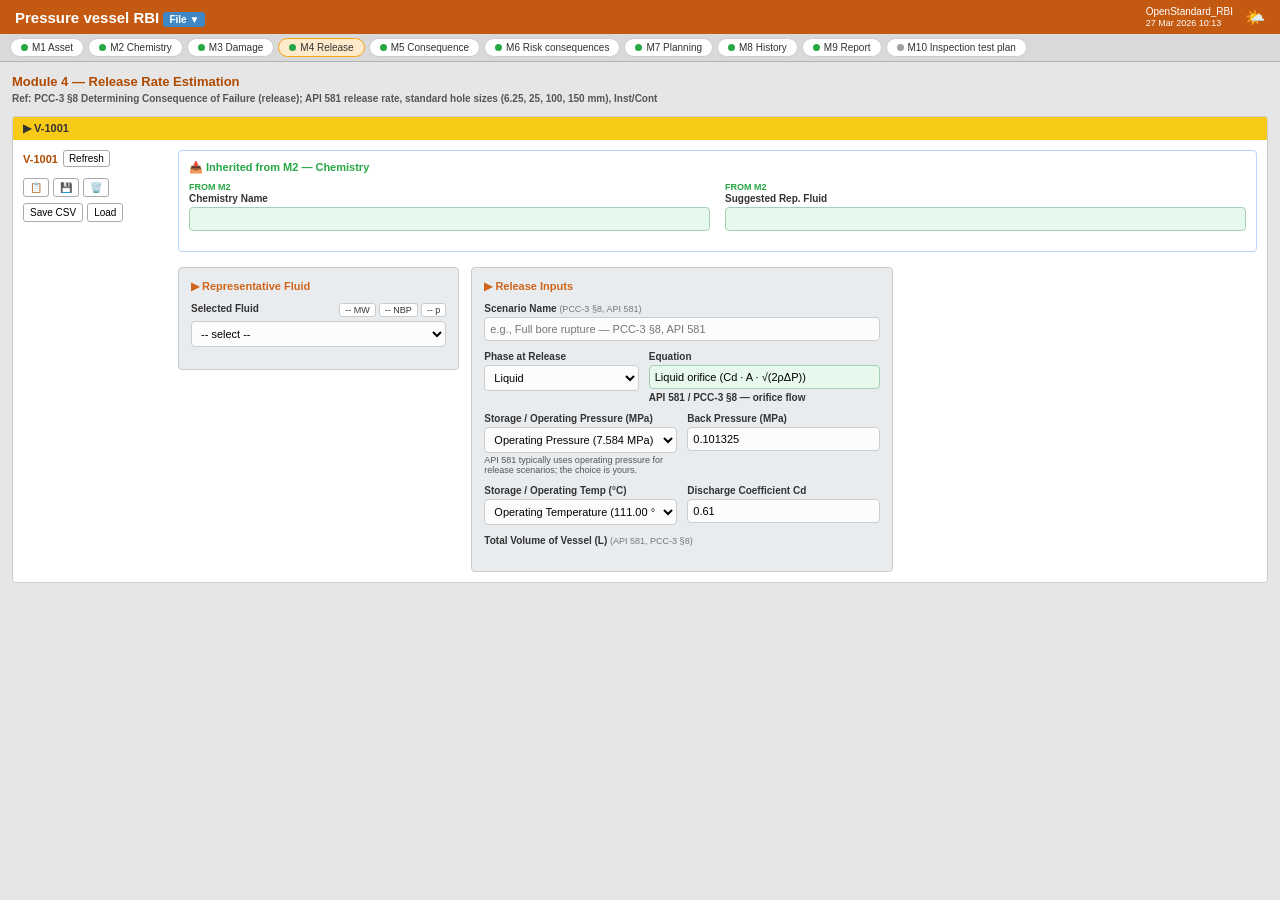
<file: m4_release.html>
<!DOCTYPE html>
<html lang="en">
<head>
    <meta charset="UTF-8">
    <meta name="viewport" content="width=device-width, initial-scale=1.0">
    <title>Pressure Vessel RBI - Module 4</title>
    <style>
        * {
            box-sizing: border-box;
            font-family: 'Segoe UI', Tahoma, Geneva, Verdana, sans-serif;
            margin: 0;
            padding: 0;
        }

        body {
            background-color: #e6e6e6;
            color: #333;
            font-size: 11px;
        }

        /* Top Orange Banner */
        .top-banner {
            background-color: #c45a11;
            color: white;
            padding: 6px 15px;
            display: flex;
            justify-content: space-between;
            align-items: center;
        }

        .top-banner h1 {
            font-size: 15px;
            font-weight: bold;
        }

        .profile-section {
            display: flex;
            align-items: center;
            gap: 12px;
            font-size: 10px;
        }

        /* Navigation Tabs */
        .nav-tabs {
            background-color: #d9d9d9;
            padding: 4px 10px;
            display: flex;
            gap: 4px;
            border-bottom: 1px solid #b3b3b3;
            overflow-x: auto;
        }

        .tab {
            background-color: #fff;
            border: 1px solid #ccc;
            border-radius: 12px;
            padding: 3px 10px;
            font-size: 10px;
            display: flex;
            align-items: center;
            gap: 4px;
            cursor: pointer;
            white-space: nowrap;
        }

        .tab.active {
            background-color: #ffebcc;
            border-color: #fca311;
        }

        .status-dot {
            height: 7px;
            width: 7px;
            border-radius: 50%;
            display: inline-block;
        }

        .dot-green { background-color: #28a745; }
        .dot-gray { background-color: #a0a0a0; }

        /* Main Container */
        .container {
            padding: 12px;
        }

        .module-header {
            color: #b04a00;
            font-size: 13px;
            font-weight: bold;
            margin-bottom: 4px;
        }

        .reference-text {
            font-size: 10px;
            color: #555;
            margin-bottom: 12px;
            font-weight: bold;
        }

        /* Yellow Collapsible Section */
        .accordion-item {
            border: 1px solid #ccc;
            background-color: #fff;
            margin-bottom: 15px;
            border-radius: 4px;
        }

        .accordion-header {
            background-color: #f7ca18;
            padding: 5px 10px;
            font-weight: bold;
            font-size: 11px;
            color: #333;
            display: flex;
            align-items: center;
            gap: 5px;
        }

        .accordion-content {
            padding: 10px;
            display: flex;
            gap: 15px;
        }

        /* Left Toolbar Sidebar */
        .sidebar-tools {
            display: flex;
            flex-direction: column;
            gap: 6px;
            width: 140px;
            min-width: 140px;
        }

        .tag-row {
            display: flex;
            align-items: center;
            gap: 5px;
            font-weight: bold;
            color: #b04a00;
            font-size: 11px;
            margin-bottom: 5px;
        }

        .btn-row {
            display: flex;
            gap: 4px;
        }

        button, .btn {
            background-color: #fff;
            border: 1px solid #aaa;
            padding: 3px 6px;
            font-size: 10px;
            cursor: pointer;
            border-radius: 3px;
        }

        button:hover {
            background-color: #f0f0f0;
        }

        /* Main Workspace Area */
        .form-area {
            flex-grow: 1;
        }

        /* Top M2 Inherited Banner */
        .inherited-banner {
            border: 1px solid #b6d4fe;
            border-radius: 4px;
            padding: 10px;
            margin-bottom: 15px;
            background-color: #fff;
        }

        .inherited-title {
            color: #28a745;
            font-weight: bold;
            font-size: 11px;
            display: flex;
            align-items: center;
            gap: 5px;
            margin-bottom: 8px;
        }

        .inherited-grid {
            display: grid;
            grid-template-columns: repeat(2, 1fr);
            gap: 15px;
        }

        /* Card Sections */
        .card-grid {
            display: grid;
            grid-template-columns: 2fr 3fr 2.5fr;
            gap: 12px;
        }

        .card {
            border: 1px solid #ccc;
            border-radius: 4px;
            background-color: #e9ecef;
            padding: 12px;
            height: fit-content;
        }

        .card-header {
            color: #d06519;
            font-weight: bold;
            font-size: 11px;
            margin-bottom: 10px;
        }

        .form-group {
            display: flex;
            flex-direction: column;
            margin-bottom: 10px;
        }

        .form-group label {
            font-size: 10px;
            font-weight: bold;
            margin-bottom: 3px;
            color: #333;
        }

        .form-group label span {
            font-size: 9px;
            color: #777;
            font-weight: normal;
        }

        .lbl-source {
            color: #28a745 !important;
            font-size: 9px !important;
            margin-bottom: 1px !important;
        }

        input, select {
            padding: 5px;
            border: 1px solid #ccc;
            border-radius: 4px;
            background-color: #fcfcfc;
            font-size: 11px;
            width: 100%;
        }

        input.readonly-green {
            background-color: #e6f9ec;
            border: 1px solid #a3cfb6;
        }

        /* Micro buttons */
        .micro-btn {
            padding: 1px 5px;
            font-size: 9px;
            border-radius: 3px;
            background-color: #fff;
            border: 1px solid #ccc;
            color: #333;
        }

        .hint-text {
            font-size: 10px;
            color: #333;
            font-weight: bold;
            margin: 5px 0;
        }

        .sub-hint {
            font-size: 9px;
            color: #555;
            margin-top: 2px;
            margin-bottom: 10px;
        }

        /* Calculate Button */
        .calc-btn {
            background-color: #28a745;
            color: white;
            border: none;
            padding: 5px 10px;
            border-radius: 4px;
            font-size: 11px;
            margin-bottom: 10px;
            cursor: pointer;
        }

        .calc-btn:hover {
            background-color: #218838;
        }

        @media (max-width: 1200px) {
            .card-grid { grid-template-columns: 1fr; }
        }

        @media (max-width: 768px) {
            .accordion-content { flex-direction: column; }
            .inherited-grid { grid-template-columns: 1fr; }
        }
    </style>
</head>
<body>

    <header class="top-banner">
        <h1>Pressure vessel RBI <span style="background-color: #3f88c5; padding: 2px 6px; font-size: 10px; border-radius: 3px;">File ▼</span></h1>
        <div class="profile-section">
            <div>OpenStandard_RBI <br> <span style="font-size: 9px;">27 Mar 2026 10:13</span></div>
            <div style="font-size: 16px;">🌤️</div>
        </div>
    </header>

    <nav class="nav-tabs">
        <div class="tab"><span class="status-dot dot-green"></span>M1 Asset</div>
        <div class="tab"><span class="status-dot dot-green"></span>M2 Chemistry</div>
        <div class="tab"><span class="status-dot dot-green"></span>M3 Damage</div>
        <div class="tab active"><span class="status-dot dot-green"></span>M4 Release</div>
        <div class="tab"><span class="status-dot dot-green"></span>M5 Consequence</div>
        <div class="tab"><span class="status-dot dot-green"></span>M6 Risk consequences</div>
        <div class="tab"><span class="status-dot dot-green"></span>M7 Planning</div>
        <div class="tab"><span class="status-dot dot-green"></span>M8 History</div>
        <div class="tab"><span class="status-dot dot-green"></span>M9 Report</div>
        <div class="tab"><span class="status-dot dot-gray"></span>M10 Inspection test plan</div>
    </nav>

    <div class="container">
        <h2 class="module-header">Module 4 — Release Rate Estimation</h2>
        <p class="reference-text">Ref: PCC-3 §8 Determining Consequence of Failure (release); API 581 release rate, standard hole sizes (6.25, 25, 100, 150 mm), Inst/Cont</p>

        <div class="accordion-item">
            <div class="accordion-header">
                ▶ V-1001
            </div>
            <div class="accordion-content">

                <div class="sidebar-tools">
                    <div class="tag-row">
                        <span>V-1001</span>
                        <button style="padding: 2px 5px;">Refresh</button>
                    </div>
                    <div class="btn-row">
                        <button>📋</button>
                        <button>💾</button>
                        <button>🗑️</button>
                    </div>
                    <div class="btn-row">
                        <button>Save CSV</button>
                        <button>Load</button>
                    </div>
                </div>

                <div class="form-area">

                    <div class="inherited-banner">
                        <div class="inherited-title">📥 Inherited from M2 — Chemistry</div>
                        <div class="inherited-grid">
                            <div class="form-group">
                                <label class="lbl-source">FROM M2</label>
                                <label>Chemistry Name</label>
                                <input type="text" class="readonly-green" readonly>
                            </div>
                            <div class="form-group">
                                <label class="lbl-source">FROM M2</label>
                                <label>Suggested Rep. Fluid</label>
                                <input type="text" class="readonly-green" readonly>
                            </div>
                        </div>
                    </div>

                    <div class="card-grid">

                        <div class="card">
                            <div class="card-header">▶ Representative Fluid</div>
                            <div class="form-group">
                                <div style="display:flex; justify-content:space-between; align-items:center;">
                                    <label>Selected Fluid</label>
                                    <div style="display:flex; gap:3px;">
                                        <button class="micro-btn">-- MW</button>
                                        <button class="micro-btn">-- NBP</button>
                                        <button class="micro-btn">-- p</button>
                                    </div>
                                </div>
                                <select style="margin-top:4px;">
                                    <option>-- select --</option>
                                </select>
                            </div>
                        </div>

                        <div class="card">
                            <div class="card-header">▶ Release Inputs</div>
                            
                            <div class="form-group">
                                <label>Scenario Name <span>(PCC-3 §8, API 581)</span></label>
                                <input type="text" placeholder="e.g., Full bore rupture — PCC-3 §8, API 581">
                            </div>

                            <div style="display:grid; grid-template-columns: 1fr 1.5fr; gap:10px;">
                                <div class="form-group">
                                    <label>Phase at Release</label>
                                    <select>
                                        <option>Liquid</option>
                                        <option>Gas</option>
                                    </select>
                                </div>
                                <div class="form-group">
                                    <label>Equation</label>
                                    <input type="text" value="Liquid orifice (Cd · A · √(2ρΔP))" class="readonly-green" readonly>
                                    <span style="font-size: 10px; font-weight: bold; margin-top: 3px;">API 581 / PCC-3 §8 — orifice flow</span>
                                </div>
                            </div>

                            <div style="display:grid; grid-template-columns: 1fr 1fr; gap:10px;">
                                <div class="form-group">
                                    <label>Storage / Operating Pressure (MPa)</label>
                                    <select>
                                        <option>Operating Pressure (7.584 MPa)</option>
                                    </select>
                                    <span class="sub-hint" style="margin-bottom:0px;">API 581 typically uses operating pressure for release scenarios; the choice is yours.</span>
                                </div>
                                <div class="form-group">
                                    <label>Back Pressure (MPa)</label>
                                    <input type="text" value="0.101325">
                                </div>
                            </div>

                            <div style="display:grid; grid-template-columns: 1fr 1fr; gap:10px;">
                                <div class="form-group">
                                    <label>Storage / Operating Temp (°C)</label>
                                    <select>
                                        <option>Operating Temperature (111.00 °C)</option>
                                    </select>
                                </div>
                                <div class="form-group">
                                    <label>Discharge Coefficient Cd</label>
                                    <input type="text" value="0.61">
                                </div>
                            </div>

                            <div class="form-group">
                                <label>Total Volume of Vessel (L) <span>(API 581, PCC-3 §8)</span>
</file>
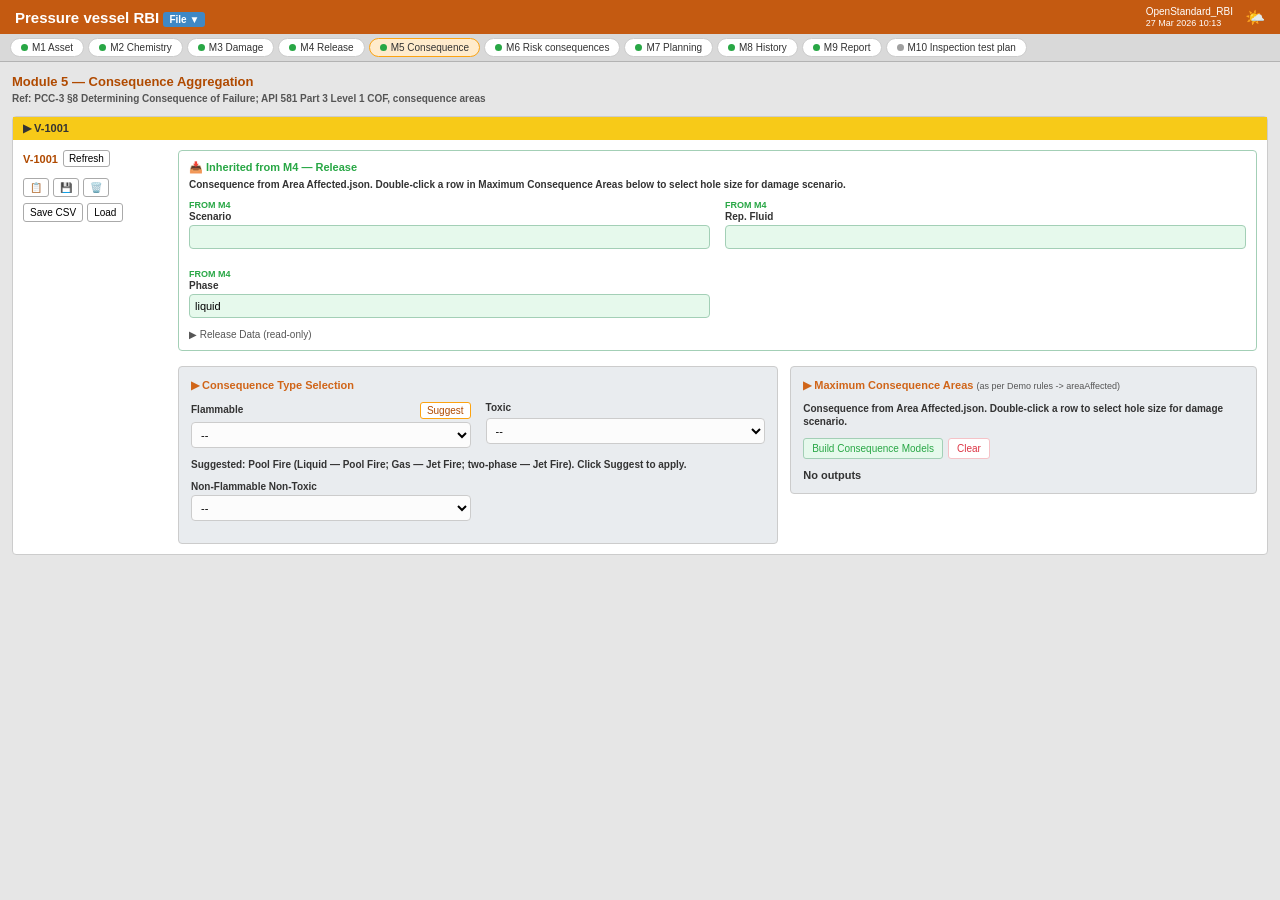
<file: m5_ consequenceaggregation.html>
<!DOCTYPE html>
<html lang="en">
<head>
    <meta charset="UTF-8">
    <meta name="viewport" content="width=device-width, initial-scale=1.0">
    <title>Pressure Vessel RBI - Module 5</title>
    <style>
        * {
            box-sizing: border-box;
            font-family: 'Segoe UI', Tahoma, Geneva, Verdana, sans-serif;
            margin: 0;
            padding: 0;
        }

        body {
            background-color: #e6e6e6;
            color: #333;
            font-size: 11px;
        }

        /* Top Orange Banner */
        .top-banner {
            background-color: #c45a11;
            color: white;
            padding: 6px 15px;
            display: flex;
            justify-content: space-between;
            align-items: center;
        }

        .top-banner h1 {
            font-size: 15px;
            font-weight: bold;
        }

        .profile-section {
            display: flex;
            align-items: center;
            gap: 12px;
            font-size: 10px;
        }

        /* Navigation Tabs */
        .nav-tabs {
            background-color: #d9d9d9;
            padding: 4px 10px;
            display: flex;
            gap: 4px;
            border-bottom: 1px solid #b3b3b3;
            overflow-x: auto;
        }

        .tab {
            background-color: #fff;
            border: 1px solid #ccc;
            border-radius: 12px;
            padding: 3px 10px;
            font-size: 10px;
            display: flex;
            align-items: center;
            gap: 4px;
            cursor: pointer;
            white-space: nowrap;
        }

        .tab.active {
            background-color: #ffebcc;
            border-color: #fca311;
        }

        .status-dot {
            height: 7px;
            width: 7px;
            border-radius: 50%;
            display: inline-block;
        }

        .dot-green { background-color: #28a745; }
        .dot-gray { background-color: #a0a0a0; }

        /* Main Container */
        .container {
            padding: 12px;
        }

        .module-header {
            color: #b04a00;
            font-size: 13px;
            font-weight: bold;
            margin-bottom: 4px;
        }

        .reference-text {
            font-size: 10px;
            color: #555;
            margin-bottom: 12px;
            font-weight: bold;
        }

        /* Yellow Collapsible Section */
        .accordion-item {
            border: 1px solid #ccc;
            background-color: #fff;
            margin-bottom: 15px;
            border-radius: 4px;
        }

        .accordion-header {
            background-color: #f7ca18;
            padding: 5px 10px;
            font-weight: bold;
            font-size: 11px;
            color: #333;
            display: flex;
            align-items: center;
            gap: 5px;
        }

        .accordion-content {
            padding: 10px;
            display: flex;
            gap: 15px;
        }

        /* Left Toolbar Sidebar */
        .sidebar-tools {
            display: flex;
            flex-direction: column;
            gap: 6px;
            width: 140px;
            min-width: 140px;
        }

        .tag-row {
            display: flex;
            align-items: center;
            gap: 5px;
            font-weight: bold;
            color: #b04a00;
            font-size: 11px;
            margin-bottom: 5px;
        }

        .btn-row {
            display: flex;
            gap: 4px;
        }

        button, .btn {
            background-color: #fff;
            border: 1px solid #aaa;
            padding: 3px 6px;
            font-size: 10px;
            cursor: pointer;
            border-radius: 3px;
        }

        button:hover {
            background-color: #f0f0f0;
        }

        /* Main Workspace Area */
        .form-area {
            flex-grow: 1;
        }

        /* Inherited Banner from M4 */
        .inherited-banner {
            border: 1px solid #a3cfb6;
            border-radius: 4px;
            padding: 10px;
            margin-bottom: 15px;
            background-color: #fff;
        }

        .inherited-title {
            color: #28a745;
            font-weight: bold;
            font-size: 11px;
            display: flex;
            align-items: center;
            gap: 5px;
            margin-bottom: 5px;
        }

        .banner-subtext {
            font-size: 10px;
            font-weight: bold;
            color: #333;
            margin-bottom: 10px;
        }

        .inherited-grid {
            display: grid;
            grid-template-columns: repeat(2, 1fr);
            gap: 15px;
            margin-bottom: 10px;
        }

        /* Card Sections Split */
        .card-grid {
            display: grid;
            grid-template-columns: 4.5fr 3.5fr;
            gap: 12px;
        }

        .card {
            border: 1px solid #ccc;
            border-radius: 4px;
            background-color: #e9ecef;
            padding: 12px;
            height: fit-content;
        }

        .card-header {
            color: #d06519;
            font-weight: bold;
            font-size: 11px;
            margin-bottom: 10px;
        }

        .form-group {
            display: flex;
            flex-direction: column;
            margin-bottom: 10px;
        }

        .form-group label {
            font-size: 10px;
            font-weight: bold;
            margin-bottom: 3px;
            color: #333;
        }

        .lbl-source {
            color: #28a745 !important;
            font-size: 9px !important;
            margin-bottom: 1px !important;
        }

        input, select {
            padding: 5px;
            border: 1px solid #ccc;
            border-radius: 4px;
            background-color: #fcfcfc;
            font-size: 11px;
            width: 100%;
        }

        input.readonly-green {
            background-color: #e6f9ec;
            border: 1px solid #a3cfb6;
        }

        .small-hint {
            font-size: 10px;
            font-weight: bold;
            color: #333;
            margin-bottom: 10px;
            line-height: 1.3;
        }

        .suggest-btn {
            background-color: #fff;
            border: 1px solid #fca311;
            padding: 2px 6px;
            font-size: 10px;
            cursor: pointer;
            border-radius: 3px;
            color: #b04a00;
        }

        /* Right Panel Tools */
        .action-btns {
            display: flex;
            gap: 5px;
            margin-bottom: 10px;
        }

        .green-action-btn {
            background-color: #e6f9ec;
            color: #28a745;
            border: 1px solid #a3cfb6;
            padding: 4px 8px;
            font-size: 10px;
            border-radius: 3px;
            cursor: pointer;
        }

        .red-action-btn {
            background-color: #fff;
            color: #dc3545;
            border: 1px solid #f5c2c7;
            padding: 4px 8px;
            font-size: 10px;
            border-radius: 3px;
            cursor: pointer;
        }

        @media (max-width: 1200px) {
            .card-grid { grid-template-columns: 1fr; }
        }

        @media (max-width: 768px) {
            .accordion-content { flex-direction: column; }
            .inherited-grid { grid-template-columns: 1fr; }
        }
    </style>
</head>
<body>

    <header class="top-banner">
        <h1>Pressure vessel RBI <span style="background-color: #3f88c5; padding: 2px 6px; font-size: 10px; border-radius: 3px;">File ▼</span></h1>
        <div class="profile-section">
            <div>OpenStandard_RBI <br> <span style="font-size: 9px;">27 Mar 2026 10:13</span></div>
            <div style="font-size: 16px;">🌤️</div>
        </div>
    </header>

    <nav class="nav-tabs">
        <div class="tab"><span class="status-dot dot-green"></span>M1 Asset</div>
        <div class="tab"><span class="status-dot dot-green"></span>M2 Chemistry</div>
        <div class="tab"><span class="status-dot dot-green"></span>M3 Damage</div>
        <div class="tab"><span class="status-dot dot-green"></span>M4 Release</div>
        <div class="tab active"><span class="status-dot dot-green"></span>M5 Consequence</div>
        <div class="tab"><span class="status-dot dot-green"></span>M6 Risk consequences</div>
        <div class="tab"><span class="status-dot dot-green"></span>M7 Planning</div>
        <div class="tab"><span class="status-dot dot-green"></span>M8 History</div>
        <div class="tab"><span class="status-dot dot-green"></span>M9 Report</div>
        <div class="tab"><span class="status-dot dot-gray"></span>M10 Inspection test plan</div>
    </nav>

    <div class="container">
        <h2 class="module-header">Module 5 — Consequence Aggregation</h2>
        <p class="reference-text">Ref: PCC-3 §8 Determining Consequence of Failure; API 581 Part 3 Level 1 COF, consequence areas</p>

        <div class="accordion-item">
            <div class="accordion-header">
                ▶ V-1001
            </div>
            <div class="accordion-content">

                <div class="sidebar-tools">
                    <div class="tag-row">
                        <span>V-1001</span>
                        <button style="padding: 2px 5px;">Refresh</button>
                    </div>
                    <div class="btn-row">
                        <button>📋</button>
                        <button>💾</button>
                        <button>🗑️</button>
                    </div>
                    <div class="btn-row">
                        <button>Save CSV</button>
                        <button>Load</button>
                    </div>
                </div>

                <div class="form-area">

                    <div class="inherited-banner">
                        <div class="inherited-title">📥 Inherited from M4 — Release</div>
                        <div class="banner-subtext">Consequence from Area Affected.json. Double-click a row in Maximum Consequence Areas below to select hole size for damage scenario.</div>

                        <div class="inherited-grid">
                            <div class="form-group">
                                <label class="lbl-source">FROM M4</label>
                                <label>Scenario</label>
                                <input type="text" class="readonly-green" readonly>
                            </div>
                            <div class="form-group">
                                <label class="lbl-source">FROM M4</label>
                                <label>Rep. Fluid</label>
                                <input type="text" class="readonly-green" readonly>
                            </div>
                        </div>

                        <div style="width: calc(50% - 7.5px);">
                            <div class="form-group">
                                <label class="lbl-source">FROM M4</label>
                                <label>Phase</label>
                                <input type="text" value="liquid" class="readonly-green" readonly>
                            </div>
                        </div>

                        <span style="font-size: 10px; color: #555;">▶ Release Data (read-only)</span>
                    </div>

                    <div class="card-grid">

                        <div class="card">
                            <div class="card-header">▶ Consequence Type Selection</div>

                            <div style="display: grid; grid-template-columns: 1fr 1fr; gap: 15px;">
                                <div class="form-group">
                                    <div style="display: flex; justify-content: space-between; align-items: center; margin-bottom: 3px;">
                                        <label>Flammable</label>
                                        <button class="suggest-btn">Suggest</button>
                                    </div>
                                    <select>
                                        <option>--</option>
                                    </select>
                                </div>

                                <div class="form-group">
                                    <label>Toxic</label>
                                    <select style="margin-top: 2px;">
                                        <option>--</option>
                                    </select>
                                </div>
                            </div>

                            <div class="small-hint">
                                Suggested: Pool Fire (Liquid — Pool Fire; Gas — Jet Fire; two-phase — Jet Fire). Click Suggest to apply.
                            </div>

                            <div style="width: calc(50% - 7.5px);">
                                <div class="form-group">
                                    <label>Non-Flammable Non-Toxic</label>
                                    <select>
                                        <option>--</option>
                                    </select>
                                </div>
                            </div>
                        </div>

                        <div class="card">
                            <div class="card-header">▶ Maximum Consequence Areas <span style="font-weight: normal; font-size: 9px; color: #555;">(as per Demo rules -> areaAffected)</span></div>

                            <div class="small-hint">Consequence from Area Affected.json. Double-click a row to select hole size for damage scenario.</div>

                            <div class="action-btns">
                                <button class="green-action-btn">Build Consequence Models</button>
                                <button class="red-action-btn">Clear</button>
                            </div>

                            <div style="font-size: 11px; font-weight: bold; margin-top: 5px;">No outputs</div>
                        </div>

                    </div>

                </div>
            </div>
        </div>
    </div>

</body>
</html>
</file>
